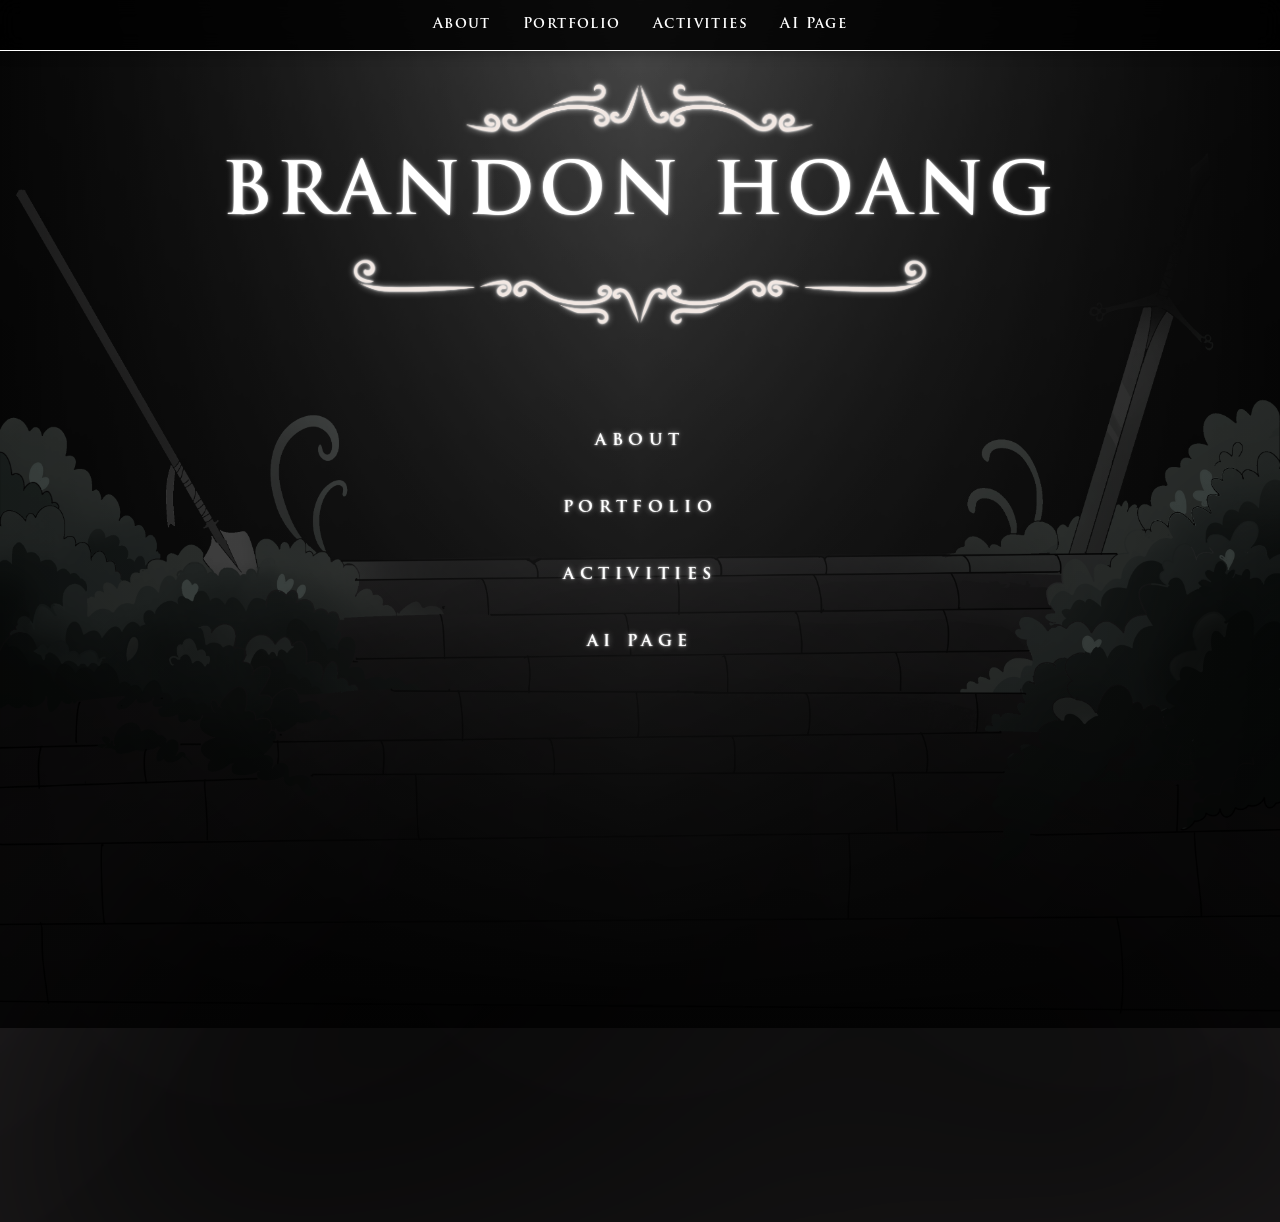
<file: index.html>
<!DOCTYPE html>
<html lang="en">

<head>
  <meta charset="UTF-8">
  <meta name="viewport" content="width=device-width, initial-scale=1.0">
  <title>Brandon's Portfolio</title>
  <link rel="stylesheet" href="style.css">
</head>

<body>
  <div class="site-bg-gradients" aria-hidden="true"></div>
  <div class="fireflies" aria-hidden="true"></div>
  <div class="site-bg" aria-hidden="true">
    <img src="scenery.png" alt="" class="site-bg-image">
  </div>
  <header class="hero" role="banner" aria-label="Site title and decorative borders">
    <div class="scroll-navbar">
      <nav>
        <a href="index.html" >About</a>
        <a href="portfolio.html">Portfolio</a>
        <a href="activities.html">Activities</a>
        <a href="genai.html">AI Page</a>
      </nav>
    </div>
    <img class="white-glow hero-border hero-border--top" src="title2.png"
      alt="Decorative top border" />
    <h1 class="white-glow-text site-title">BRANDON HOANG
    </h1>
    <img class="white-glow hero-border hero-border--bottom" src="title.png"
      alt="Decorative bottom border" />

    <navbar class="white-glow-text hero-links">
      <a href="index.html" class="hover-side-images">About</a>
      <a href="portfolio.html" class="hover-side-images">Portfolio</a>
      <a href="activities.html" class="hover-side-images">Activities</a>
      <a href="genai.html" class="hover-side-images">AI Page</a>
    </navbar>
  </header>
  <script defer src="main.js"></script>
</body>

</html>
</file>
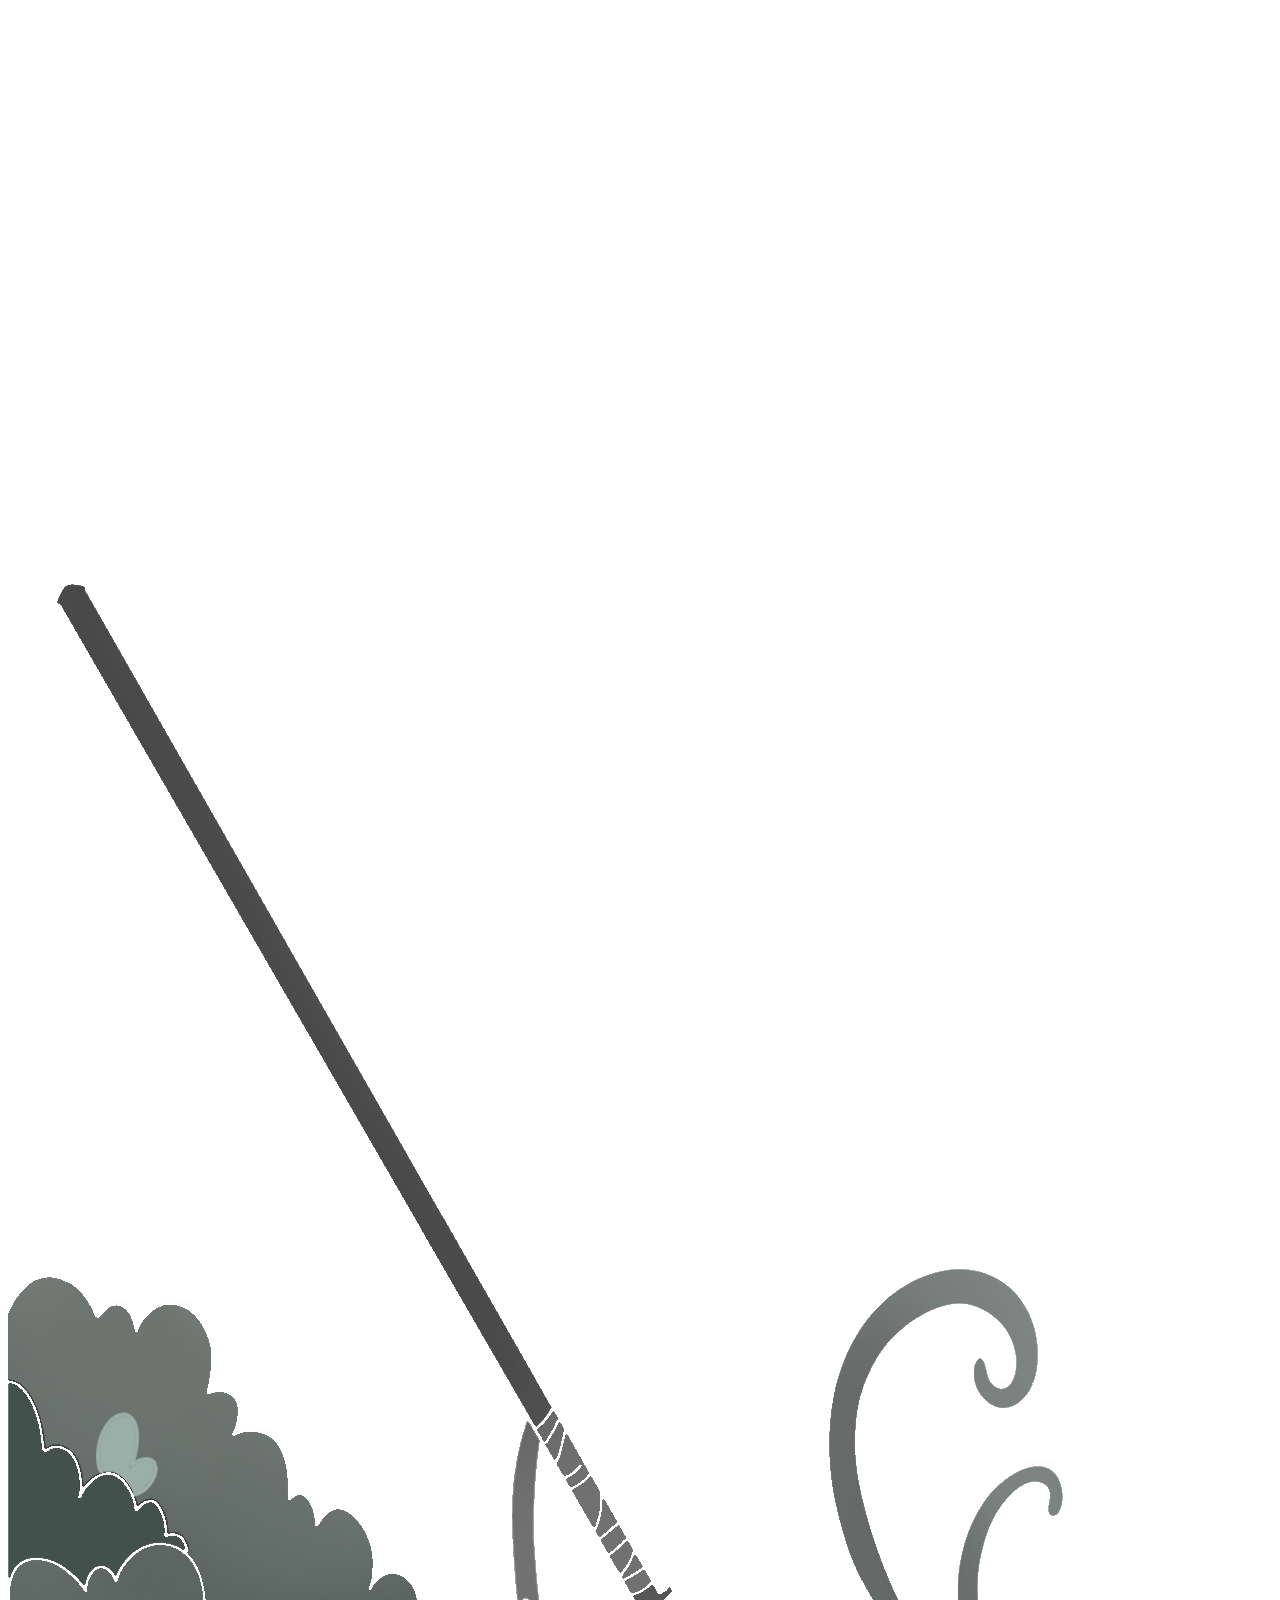
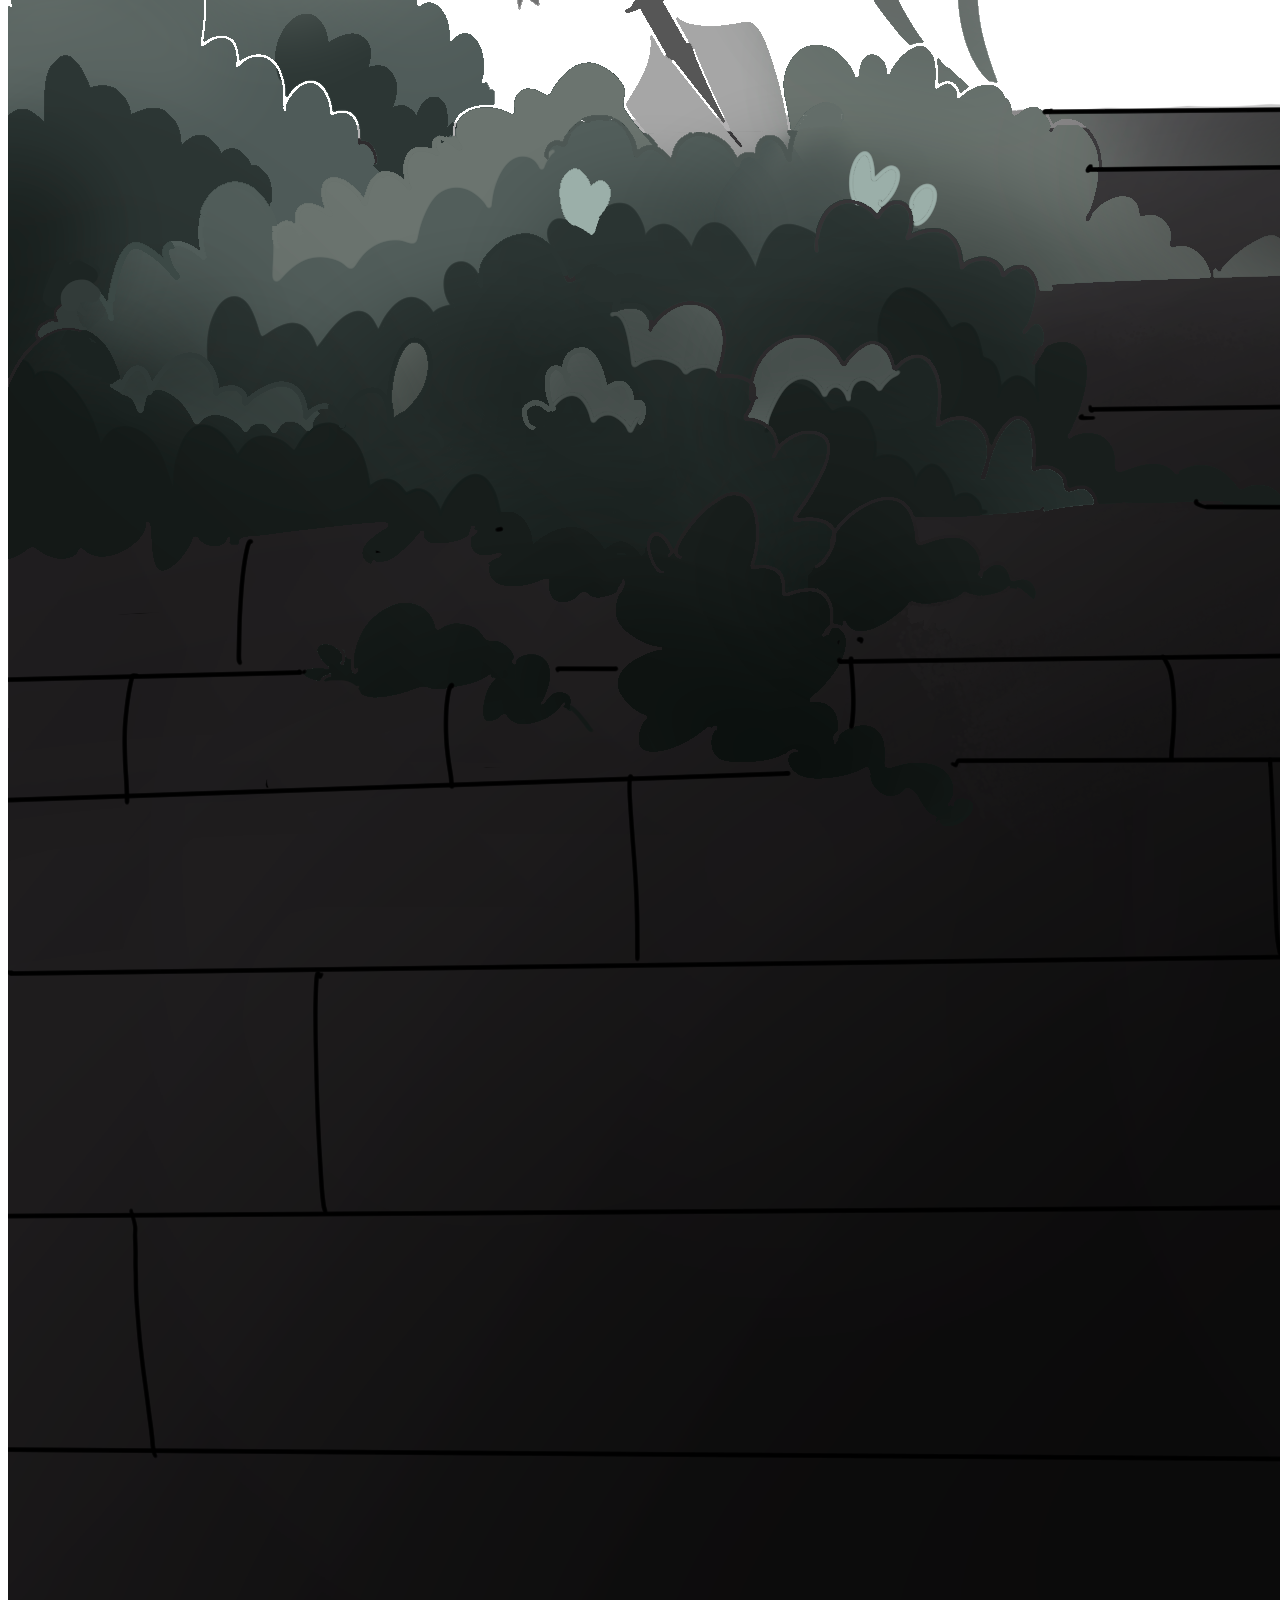
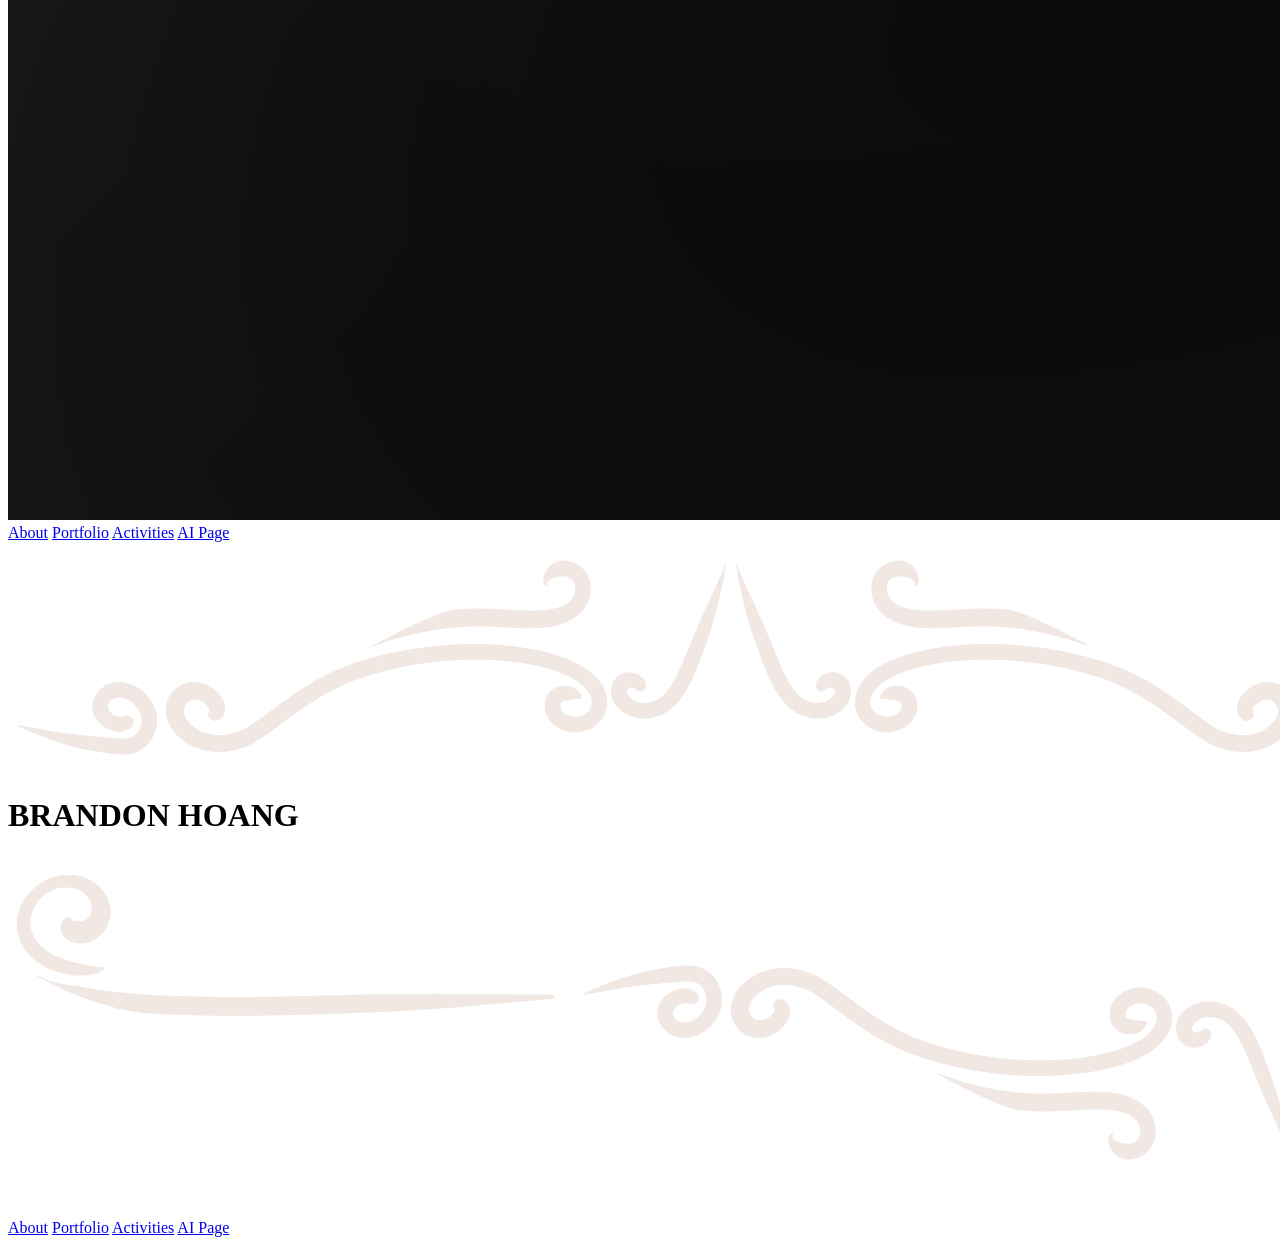
<file: indexnocss.html>
<!DOCTYPE html>
<html lang="en">

<head>
  <meta charset="UTF-8">
  <meta name="viewport" content="width=device-width, initial-scale=1.0">
  <title>Brandon's Portfolio</title>
</head>

<body>
  <div class="site-bg-gradients" aria-hidden="true"></div>
  <div class="fireflies" aria-hidden="true"></div>
  <div class="site-bg" aria-hidden="true">
    <img src="scenery.png" alt="" class="site-bg-image">
  </div>
  <header class="hero" role="banner" aria-label="Site title and decorative borders">
    <div class="scroll-navbar">
      <nav>
        <a href="index.html" >About</a>
        <a href="portfolio.html">Portfolio</a>
        <a href="activities.html">Activities</a>
        <a href="genai.html">AI Page</a>
      </nav>
    </div>
    <img class="white-glow hero-border hero-border--top" src="title2.png"
      alt="Decorative top border" />
    <h1 class="white-glow-text site-title">BRANDON HOANG
    </h1>
    <img class="white-glow hero-border hero-border--bottom" src="title.png"
      alt="Decorative bottom border" />

    <navbar class="white-glow-text hero-links">
      <a href="index.html" class="hover-side-images">About</a>
      <a href="portfolio.html" class="hover-side-images">Portfolio</a>
      <a href="activities.html" class="hover-side-images">Activities</a>
      <a href="genai.html" class="hover-side-images">AI Page</a>
    </navbar>
  </header>
  <script defer src="main.js"></script>
</body>

</html>
</file>
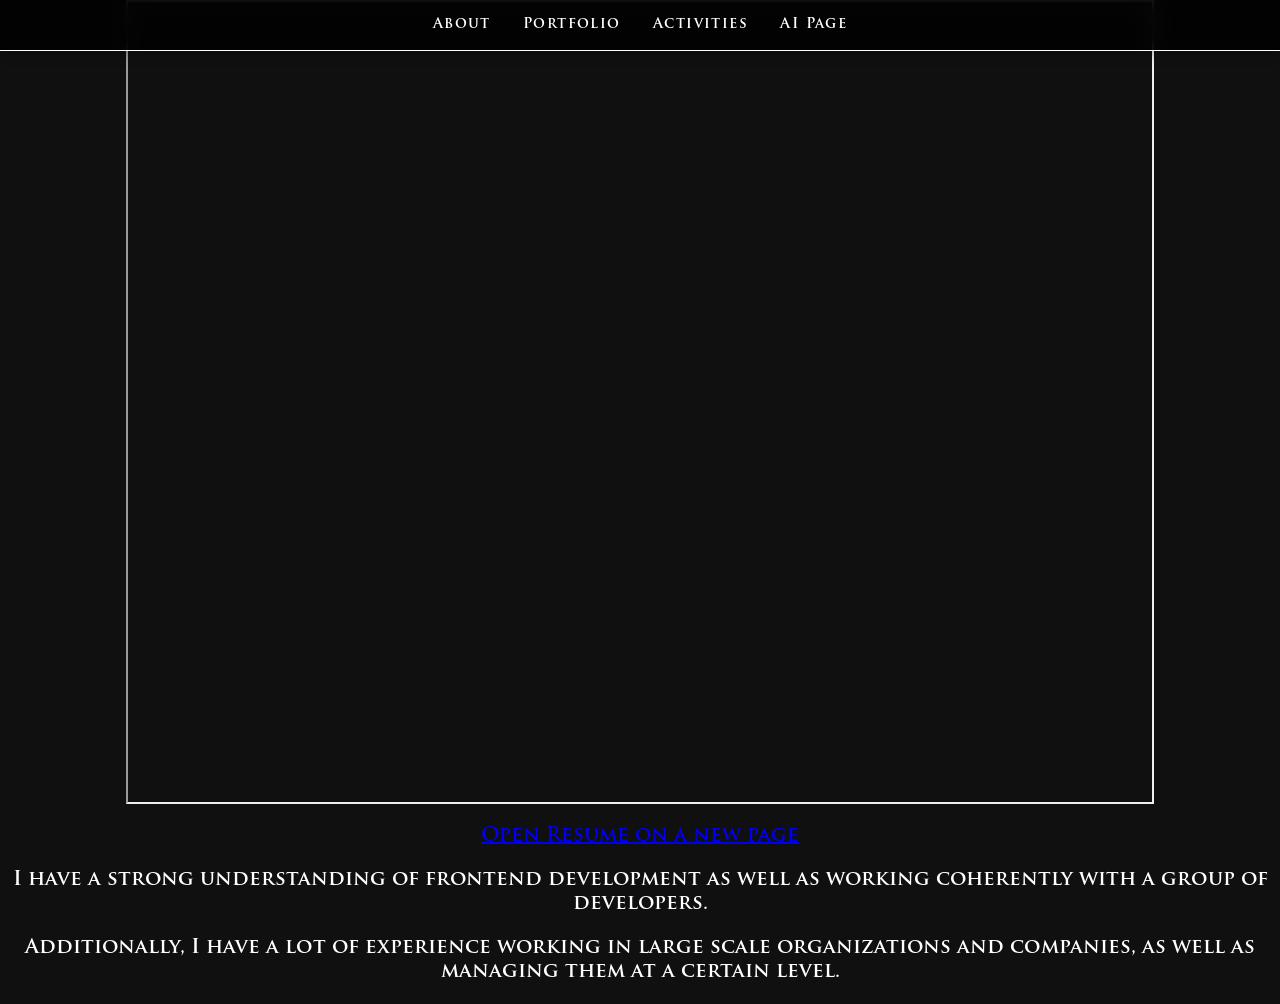
<file: portfolio.html>
<!DOCTYPE html>
<html lang="en">
<head>
    <meta charset="UTF-8">
    <meta name="viewport" content="width=device-width, initial-scale=1.0">
    <title>Portfolio</title>
    <link rel="stylesheet" href="style.css">
</head>
<body>
    <iframe
        src="BrandonHoangResume.pdf"
        width="80%"
        height="800"
        title="Resume"
        style="display: block; margin: 0 auto;">
    </iframe>

    <p style="text-align: center;">
        <a href="BrandonHoangResume.pdf" target="_blank">Open Resume on a new page</a>
    </p>
    <p>I have a strong understanding of frontend development as well as working coherently with a group of developers.</p>
    <p>Additionally, I have a lot of experience working in large scale organizations and companies, as well as managing them at a certain level.</p>
</body>
    <div class="scroll-navbar">
      <nav>
        <a href="index.html" >About</a>
        <a href="portfolio.html">Portfolio</a>
        <a href="activities.html">Activities</a>
        <a href="genai.html">AI Page</a>
      </nav>
    </div>
</html>
</file>
<file: style.css>
html {
  min-height: 100%;
  scroll-behavior: smooth;
  position: relative;
}

body {
  min-height: 100vh;
  margin: 0;
  background: #101010;
  color: #fff;
  text-align: center;
  font-family: 'Trajan Pro Bold', serif;
  overflow-x: hidden;
}

body {
  height: 100%;
}

/* Custom font */
@font-face {
  font-family: 'Trajan Pro Bold';
  src: url('TrajanProBold.ttf') format('truetype');
  font-weight: bold;
  font-style: normal;
}

.main-font {
  font-family: 'Trajan Pro Bold', serif;
}

p {
  font-size: 20px;
}

main {
  position: relative;
  z-index: 1;
}

.hero {
  display: flex;
  flex-direction: column;
  align-items: center;
  justify-content: flex-start;
  gap: 0;
  width: 100%;
  min-height: 100vh;
  margin: 0 auto 3rem;
  padding-top: 5rem;
}

.hero-border {
  display: block;
  width: min(100%, 42rem);
  height: auto;
}

.hero-border--top {
  max-width: 22rem;
}

.hero-border--bottom {
  max-width: 36rem;
}

.site-title {
  margin: 1.5rem 0;
  z-index: 1;
  font-size: clamp(3rem, 8vw, 4.5rem);
  font-weight: 700;
  letter-spacing: 0.08em;
  line-height: 1;
}

.section-title {
  padding-top: 10rem;
  padding-bottom: 3rem;
}

.hero-links {
  display: flex;
  flex-direction: column;
  gap: 3rem;
  padding-top: 6rem;
  letter-spacing: 0.35em;
}

.hero-links a {
  color: #fff;
  text-decoration: none;
  font-size: 1rem;
  text-transform: uppercase;
}

.hero-links a:hover {
  opacity: 0.75;
}

.hero-links .hover-side-images {
  align-self: center;
}

.hero-links .hover-side-images::before,
.hero-links .hover-side-images::after {
  top: 50%;
}

.site-bg {
  position: absolute;
  top: 0;
  left: 0;
  width: 100%;
  height: 100%;
  z-index: -2;
  pointer-events: none;
}

.site-bg-image {
  width: 100%;
  height: auto;
  display: block;
}

.site-bg-gradients {
  position: absolute;
  top: 0;
  left: 0;
  width: 100%;
  height: 100%;
  pointer-events: none;
  mix-blend-mode: normal;
  opacity: .75;
  background-image:
    radial-gradient(ellipse at top, rgba(0, 0, 0, 0) 0%, rgba(0, 0, 0, 0.5) 60%, rgba(0, 0, 0, 0.8) 100%),
    linear-gradient(180deg, rgba(0, 0, 0, 0.4) 0%, rgb(0, 0, 0) 100%),
    linear-gradient(90deg, rgba(255, 255, 255, 0) 0%, rgba(255, 255, 255, 0.589) 50%, rgba(255, 255, 255, 0) 100%);
  background-size: 100% 100%;
  background-position: center;
  background-repeat: no-repeat;
  z-index: -1;
}

.site-title {
  z-index: 1;
}
.spacer-large {
  height: 1600px;
  width: 100%;
  margin: 0;
}

.white-glow{
  filter: drop-shadow(0 0 1px rgba(255,255,255,0.95))
          drop-shadow(0 0 3px rgba(255,255,255,0.55));
  display: block; 
}
.white-glow-text {
  color: #fff; 
  text-shadow:
    0 0 2px rgba(255, 255, 255, 0.95),
    0 0 6px rgba(255, 255, 255, 0.5);
}

/* fireflies - small glowing dots that drift around */
.fireflies {
  position: absolute;
  inset: 0;
  pointer-events: none;
  z-index: -1;
  overflow: visible;
}
.fireflies .dot {
  position: absolute;
  width: 12px;
  height: 12px;
  border-radius: 50%;
  background: radial-gradient(circle, rgba(255,255,255,1) 0%, rgba(255, 255, 255, 0.5) 30%, rgba(255, 255, 255, 0) 70%);
  filter: blur(4px);
  opacity: 0;
  animation: firefly-float 12s ease-in-out infinite;
}

/* vary each dot's position, movement, delay, and pulse */
@keyframes firefly-float {
  0%, 100% { 
    opacity: 0; 
    transform: translate(0, 0); 
  }
  10% { 
    opacity: 0.85; 
  }
  50% { 
    opacity: 1; 
    transform: translate(var(--dx, 30px), var(--dy, -30px)); 
  }
  90% { 
    opacity: 0.85; 
  }
}

@media (prefers-reduced-motion: reduce) {
  .fireflies .dot { animation: none; opacity: 0.3; }
}

.scroll-navbar {
  position: fixed;
  top: 0;
  left: 0;
  right: 0;
  z-index: 100;
  background: rgba(0, 0, 0, 0.85);
  backdrop-filter: blur(10px);
  padding: 1rem 2rem;
  /*transform: translateY(-100%); */
  transition: transform 0.3s ease;
  box-shadow: 0 2px 12px rgba(0,0,0,0.3);
  border-bottom: 1px solid #fff;
}
.scroll-navbar.visible {
  transform: translateY(0);
}
.scroll-navbar nav {
  display: flex;
  justify-content: center;
  gap: 2rem;
}
.scroll-navbar nav a {
  font-family: 'Trajan Pro Bold', serif;
}
.scroll-navbar a {
  color: #fff;
  text-decoration: none;
  font-size: 0.9rem;
  letter-spacing: 0.1em;
  transition: opacity 0.2s ease;
}
.scroll-navbar a:hover {
  opacity: 0.7;
}

/* hover-side-images: show images on left/right when hovering */
.hover-side-images {
  position: relative;
  display: inline-block;
}
.hover-side-images::before,
.hover-side-images::after {
  content: '';
  position: absolute;
  top: 50%;
  transform: translateY(-50%) scale(0.8);
  width: 120px;
  height: 120px;
  background-size: cover;
  background-position: center;
  opacity: 0;
  transition: opacity 0.3s ease, transform 0.3s ease;
  pointer-events: none;
  z-index: 10;
}
.hover-side-images::before {
  width:24px;
  height:24px;
  left: -24px;
  background-image: var(--left-img, url('right.png'));
}
.hover-side-images::after {
    width:24px;
  height:24px;
  right: -24px;
  background-image: var(--right-img, url('left.png'));
}
.hover-side-images:hover::before,
.hover-side-images:hover::after {
  opacity: 1;
  transform: translateY(-50%) scale(1);
}

@media (max-width: 768px) {
  .hero {
    padding-top: 3rem;
  }

  .hero-links {
    gap: 1.75rem;
    padding-top: 4rem;
    letter-spacing: 0.2em;
  }

  .hero-border--top,
  .hero-border--bottom {
    width: min(90vw, 32rem);
  }

  .site-title {
    padding-inline: 1rem;
  }

  .section-title {
    padding-top: 6rem;
    padding-bottom: 2rem;
  }
}
</file>
